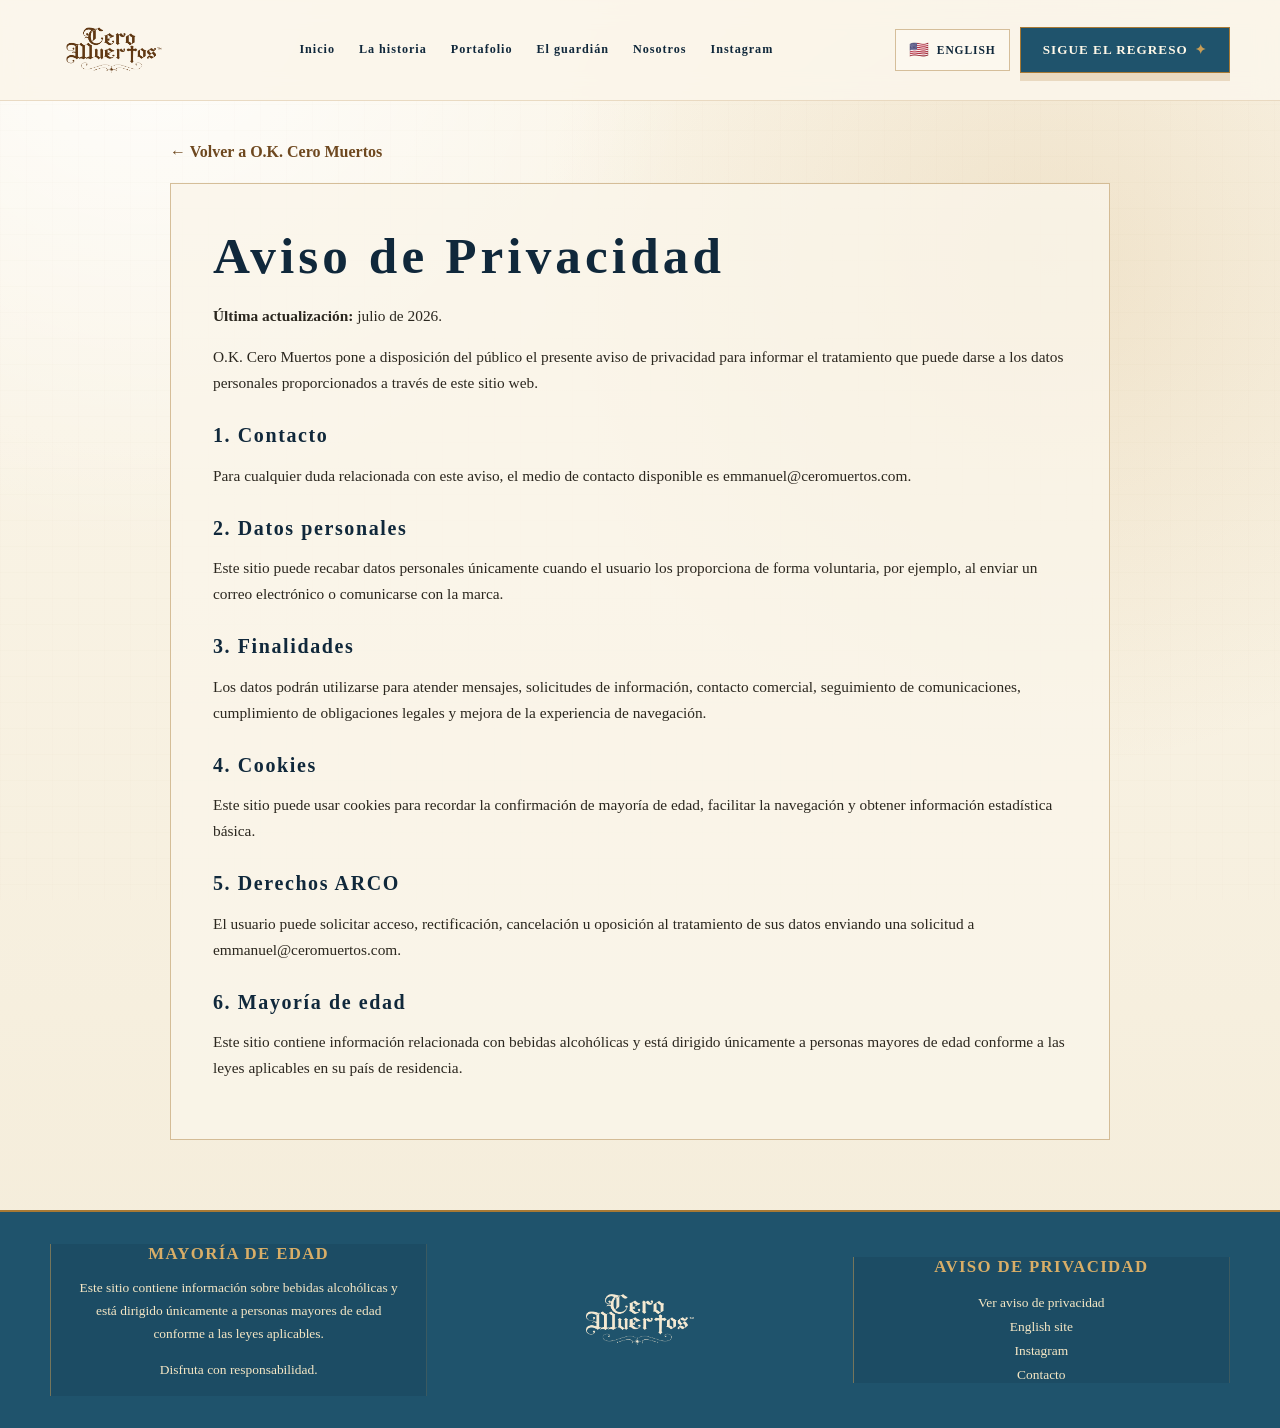
<file: aviso-de-privacidad.html>
<!doctype html>
<html lang="es-MX">
<head>
  <meta charset="utf-8" />
  <meta name="viewport" content="width=device-width, initial-scale=1" />
  <title>Aviso de Privacidad | O.K. Cero Muertos</title>
  <link rel="stylesheet" href="assets/css/styles.css?v=40" />
  <link rel="icon" href="assets/icons/favicon.ico" sizes="any" />
</head>
<body>

<header class="site-header">
  <div class="header-inner">
    <a class="brand" href="index.html#inicio" aria-label="Inicio O.K. Cero Muertos">
      <picture><source srcset="assets/icons/logosimplecobre.webp" type="image/webp" /><img src="assets/icons/logosimplecobre.png" alt="O.K. Cero Muertos" /></picture>
    </a>
    <nav class="nav" aria-label="Navegación principal">
      <a href="index.html#inicio">Inicio</a>
      <a href="index.html#historia">La historia</a>
      <a href="index.html#portafolio">Portafolio</a>
      <a href="index.html#guardian">El guardián</a>
      <a href="index.html#nosotros">Nosotros</a>
      <a href="index.html#instagram">Instagram</a>
    </nav>
    <div class="header-actions">
      <a class="language-link" href="en.html" hreflang="en"><span class="flag">🇺🇸</span> English</a>
      <a class="btn header-cta" href="https://www.instagram.com/okceromuertos/" target="_blank" rel="noopener">Sigue el regreso</a>
    </div>
  </div>
</header>
<main class="privacy-page">
  <a class="back-link" href="index.html">← Volver a O.K. Cero Muertos</a>
  <article class="privacy-card">
    <h1>Aviso de Privacidad</h1>
    <p><strong>Última actualización:</strong> julio de 2026.</p>
    <p>O.K. Cero Muertos pone a disposición del público el presente aviso de privacidad para informar el tratamiento que puede darse a los datos personales proporcionados a través de este sitio web.</p>
    <h2>1. Contacto</h2>
    <p>Para cualquier duda relacionada con este aviso, el medio de contacto disponible es <a href="mailto:emmanuel@ceromuertos.com">emmanuel@ceromuertos.com</a>.</p>
    <h2>2. Datos personales</h2>
    <p>Este sitio puede recabar datos personales únicamente cuando el usuario los proporciona de forma voluntaria, por ejemplo, al enviar un correo electrónico o comunicarse con la marca.</p>
    <h2>3. Finalidades</h2>
    <p>Los datos podrán utilizarse para atender mensajes, solicitudes de información, contacto comercial, seguimiento de comunicaciones, cumplimiento de obligaciones legales y mejora de la experiencia de navegación.</p>
    <h2>4. Cookies</h2>
    <p>Este sitio puede usar cookies para recordar la confirmación de mayoría de edad, facilitar la navegación y obtener información estadística básica.</p>
    <h2>5. Derechos ARCO</h2>
    <p>El usuario puede solicitar acceso, rectificación, cancelación u oposición al tratamiento de sus datos enviando una solicitud a <a href="mailto:emmanuel@ceromuertos.com">emmanuel@ceromuertos.com</a>.</p>
    <h2>6. Mayoría de edad</h2>
    <p>Este sitio contiene información relacionada con bebidas alcohólicas y está dirigido únicamente a personas mayores de edad conforme a las leyes aplicables en su país de residencia.</p>
  </article>
</main>

<footer class="site-footer">
  <div class="footer-inner">
    <div class="footer-block">
      <h3>Mayoría de edad</h3>
      <p>Este sitio contiene información sobre bebidas alcohólicas y está dirigido únicamente a personas mayores de edad conforme a las leyes aplicables.</p>
      <p>Disfruta con responsabilidad.</p>
    </div>
    <div><picture><source srcset="assets/icons/logosimplemarfil.webp" type="image/webp" /><img class="footer-logo" src="assets/icons/logosimplemarfil.png" alt="O.K. Cero Muertos" /></picture></div>
    <div class="footer-block footer-links">
      <h3>Aviso de privacidad</h3>
      <a href="aviso-de-privacidad.html">Ver aviso de privacidad</a>
      <a href="en.html">English site</a>
      <a href="https://www.instagram.com/okceromuertos/" target="_blank" rel="noopener">Instagram</a>
      <a href="mailto:emmanuel@ceromuertos.com">Contacto</a>
    </div>
  </div>
</footer>
</body>
</html>
</file>
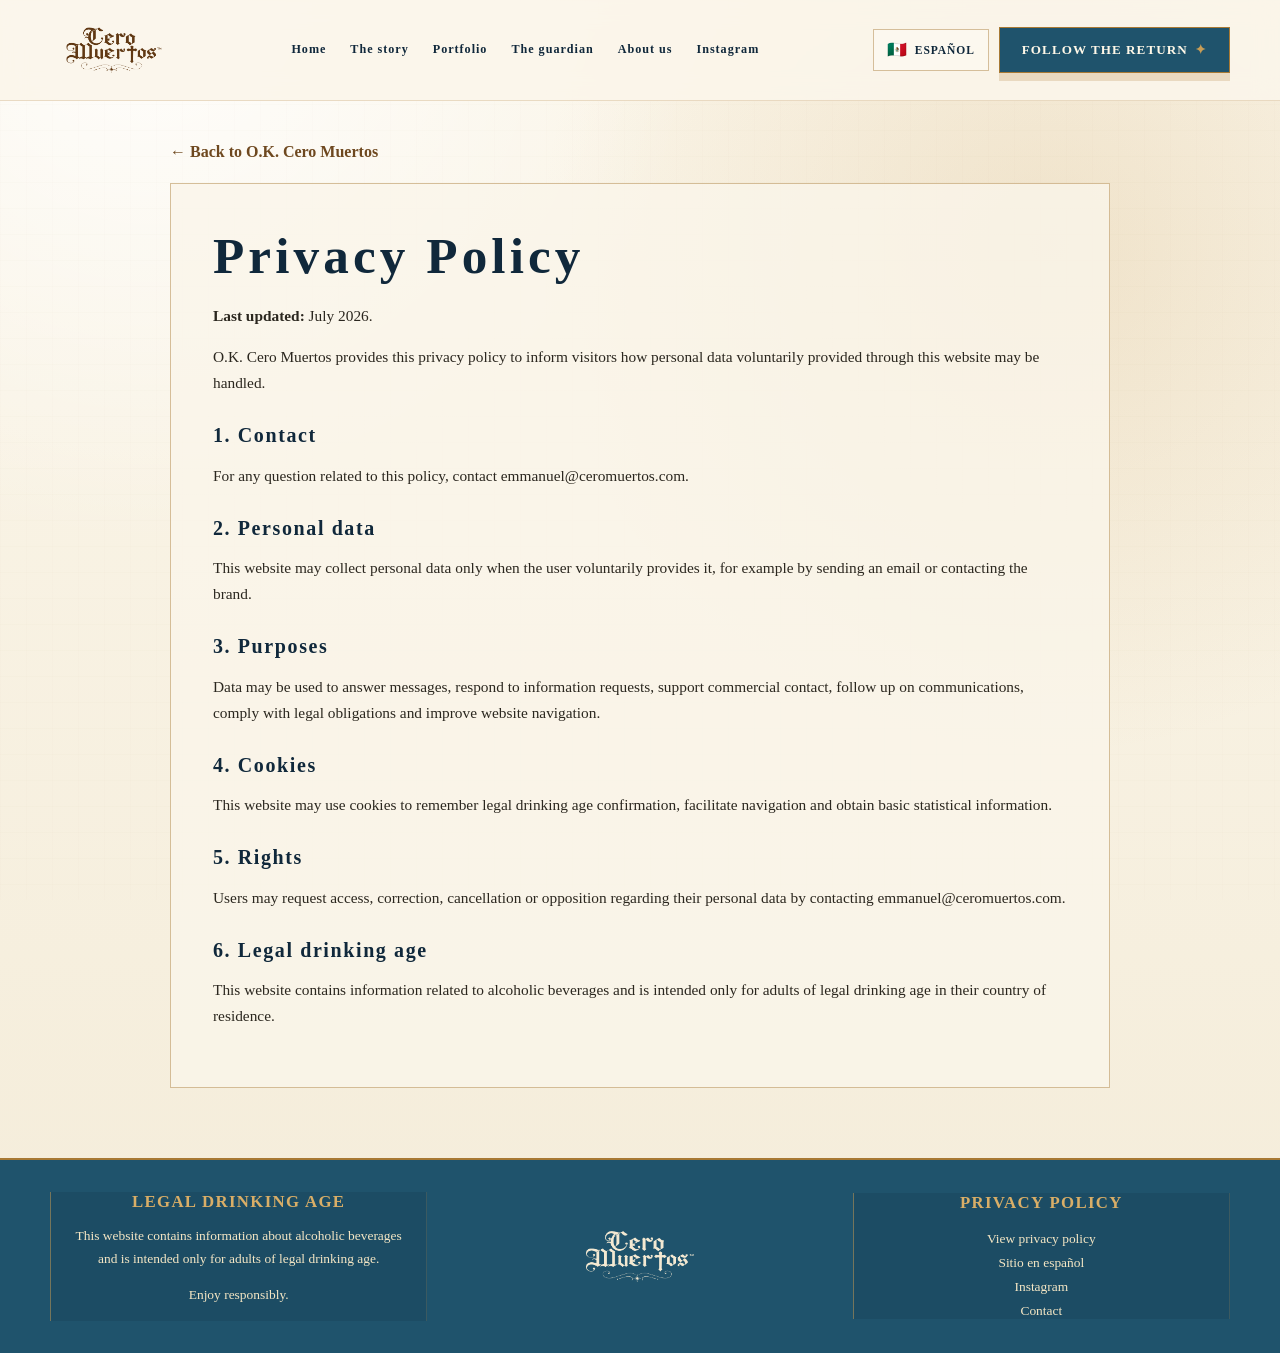
<file: privacy-policy.html>
<!doctype html>
<html lang="en">
<head>
  <meta charset="utf-8" />
  <meta name="viewport" content="width=device-width, initial-scale=1" />
  <title>Privacy Policy | O.K. Cero Muertos</title>
  <link rel="stylesheet" href="assets/css/styles.css?v=40" />
  <link rel="icon" href="assets/icons/favicon.ico" sizes="any" />
</head>
<body>

<header class="site-header">
  <div class="header-inner">
    <a class="brand" href="en.html#home" aria-label="O.K. Cero Muertos Home">
      <picture><source srcset="assets/icons/logosimplecobre.webp" type="image/webp" /><img src="assets/icons/logosimplecobre.png" alt="O.K. Cero Muertos" /></picture>
    </a>
    <nav class="nav" aria-label="Main navigation">
      <a href="en.html#home">Home</a>
      <a href="en.html#story">The story</a>
      <a href="en.html#portfolio">Portfolio</a>
      <a href="en.html#guardian">The guardian</a>
      <a href="en.html#about">About us</a>
      <a href="en.html#instagram">Instagram</a>
    </nav>
    <div class="header-actions">
      <a class="language-link" href="index.html" hreflang="es-MX"><span class="flag">🇲🇽</span> Español</a>
      <a class="btn header-cta" href="https://www.instagram.com/okceromuertos/" target="_blank" rel="noopener">Follow the return</a>
    </div>
  </div>
</header>
<main class="privacy-page">
  <a class="back-link" href="en.html">← Back to O.K. Cero Muertos</a>
  <article class="privacy-card">
    <h1>Privacy Policy</h1>
    <p><strong>Last updated:</strong> July 2026.</p>
    <p>O.K. Cero Muertos provides this privacy policy to inform visitors how personal data voluntarily provided through this website may be handled.</p>
    <h2>1. Contact</h2>
    <p>For any question related to this policy, contact <a href="mailto:emmanuel@ceromuertos.com">emmanuel@ceromuertos.com</a>.</p>
    <h2>2. Personal data</h2>
    <p>This website may collect personal data only when the user voluntarily provides it, for example by sending an email or contacting the brand.</p>
    <h2>3. Purposes</h2>
    <p>Data may be used to answer messages, respond to information requests, support commercial contact, follow up on communications, comply with legal obligations and improve website navigation.</p>
    <h2>4. Cookies</h2>
    <p>This website may use cookies to remember legal drinking age confirmation, facilitate navigation and obtain basic statistical information.</p>
    <h2>5. Rights</h2>
    <p>Users may request access, correction, cancellation or opposition regarding their personal data by contacting <a href="mailto:emmanuel@ceromuertos.com">emmanuel@ceromuertos.com</a>.</p>
    <h2>6. Legal drinking age</h2>
    <p>This website contains information related to alcoholic beverages and is intended only for adults of legal drinking age in their country of residence.</p>
  </article>
</main>

<footer class="site-footer">
  <div class="footer-inner">
    <div class="footer-block">
      <h3>Legal drinking age</h3>
      <p>This website contains information about alcoholic beverages and is intended only for adults of legal drinking age.</p>
      <p>Enjoy responsibly.</p>
    </div>
    <div><picture><source srcset="assets/icons/logosimplemarfil.webp" type="image/webp" /><img class="footer-logo" src="assets/icons/logosimplemarfil.png" alt="O.K. Cero Muertos" /></picture></div>
    <div class="footer-block footer-links">
      <h3>Privacy policy</h3>
      <a href="privacy-policy.html">View privacy policy</a>
      <a href="index.html">Sitio en español</a>
      <a href="https://www.instagram.com/okceromuertos/" target="_blank" rel="noopener">Instagram</a>
      <a href="mailto:emmanuel@ceromuertos.com">Contact</a>
    </div>
  </div>
</footer>
</body>
</html>
</file>
<file: assets/css/styles.css>
:root{
  --paper:#f4ecd9;
  --paper-light:#fbf6ea;
  --paper-deep:#ead8b5;
  --ink:#10283b;
  --ink-2:#183950;
  --agave-blue:#1f536c;
  --agave-blue-dark:#10283b;
  --black:#11100d;
  --gold:#a77934;
  --gold-soft:#c89d56;
  --bronze:#6e481f;
  --wine:#8f2f5d;
  --muted:#665a47;
  --line:rgba(167,121,52,.45);
  --line-soft:rgba(167,121,52,.22);
  --shadow:0 24px 70px rgba(31,22,10,.22);
  --serif:"Trajan Pro","Trajan Pro 3","Cinzel","Times New Roman",serif;
  --body:"Libre Baskerville",Georgia,serif;
}
*{box-sizing:border-box}
html{scroll-behavior:smooth}
body{
  margin:0;
  color:var(--ink);
  background:
    radial-gradient(circle at 12% 0%, rgba(255,255,255,.85), transparent 34rem),
    radial-gradient(circle at 82% 18%, rgba(199,155,84,.20), transparent 32rem),
    linear-gradient(180deg,var(--paper-light),var(--paper));
  font-family:var(--body);
  overflow-x:hidden;
}
body:before{
  content:"";
  position:fixed;
  inset:0;
  z-index:-1;
  opacity:.22;
  pointer-events:none;
  background-image:
    linear-gradient(rgba(126,88,38,.06) 1px, transparent 1px),
    linear-gradient(90deg,rgba(126,88,38,.04) 1px, transparent 1px);
  background-size:26px 26px;
}
img{display:block;max-width:100%;height:auto}
a{color:inherit;text-decoration:none}
p{line-height:1.7}
h1,h2,h3,.btn,.nav a,.eyebrow,.section-label,.coin-title,.language-link{
  font-family:var(--serif);
  font-weight:700;
  letter-spacing:.08em;
}
.site-wrap{width:min(1180px,calc(100% - 36px));margin:0 auto}

/* Age gate */
.age-gate{
  position:fixed;
  inset:0;
  z-index:1000;
  display:grid;
  place-items:center;
  padding:24px;
  background:
    linear-gradient(rgba(18,40,59,.70),rgba(18,40,59,.86)),
    radial-gradient(circle at center, rgba(199,155,84,.18), transparent 34rem);
  backdrop-filter:blur(10px);
}
.age-gate.is-hidden{display:none}
.age-card{
  width:min(520px,100%);
  text-align:center;
  padding:34px 30px 30px;
  background:linear-gradient(180deg,rgba(251,246,234,.98),rgba(239,226,197,.98));
  border:1px solid var(--line);
  box-shadow:var(--shadow);
  position:relative;
}
.age-card:before{
  content:"";
  position:absolute;
  inset:10px;
  pointer-events:none;
  border:1px solid rgba(167,121,52,.34);
}
.age-logo{width:132px;margin:0 auto 12px}
.age-card h1{font-size:clamp(1.8rem,5vw,2.45rem);margin:8px 0 12px}
.age-card p{color:var(--muted);margin:8px auto;max-width:410px}
.age-actions{display:flex;justify-content:center;gap:12px;flex-wrap:wrap;margin-top:22px}

/* Header */
.site-header{
  position:sticky;
  top:0;
  z-index:100;
  background:rgba(251,246,234,.90);
  backdrop-filter:blur(12px);
  border-bottom:1px solid var(--line-soft);
}
.header-inner{
  width:min(1180px,calc(100% - 36px));
  margin:0 auto;
  min-height:88px;
  display:flex;
  align-items:center;
  gap:22px;
}
.brand img{width:128px}
.nav{
  flex:1;
  display:flex;
  justify-content:center;
  gap:24px;
  align-items:center;
  font-size:.76rem;
}
.nav a{
  padding:8px 0;
  color:var(--ink);
  border-bottom:1px solid transparent;
  white-space:nowrap;
}
.nav a:hover{border-bottom-color:var(--gold)}
.header-actions{display:flex;align-items:center;gap:10px}
.header-cta{white-space:nowrap}
.language-link{
  display:inline-flex;
  align-items:center;
  gap:.45rem;
  min-height:42px;
  padding:10px 13px;
  border:1px solid var(--line);
  color:var(--ink);
  background:rgba(255,255,255,.28);
  text-transform:uppercase;
  font-size:.72rem;
}
.flag{font-size:1rem}

/* Buttons */
.btn{
  display:inline-flex;
  align-items:center;
  justify-content:center;
  gap:.45rem;
  min-height:46px;
  padding:12px 22px;
  border:1px solid var(--gold);
  background:var(--agave-blue);
  color:#fff8e8;
  font-size:.82rem;
  text-transform:uppercase;
  box-shadow:0 8px 0 rgba(167,121,52,.22);
}

.btn:not(.btn-outline):not(.btn-gold):hover{
  background:var(--agave-blue-dark);
}
.btn:after{content:"\2726";color:var(--gold-soft)}
.btn-outline{
  background:rgba(244,236,217,.72);
  color:var(--black);
  box-shadow:none;
  border-color:rgba(16,40,59,.52);
  backdrop-filter:blur(3px);
}
.btn-outline:after{content:""}
.btn-gold{
  background:linear-gradient(180deg,#b8873e,#8d602a);
  color:#fff6df;
}

/* Hero full color photo */
.hero{
  min-height:calc(100vh - 88px);
  width:100%;
  position:relative;
  display:grid;
  align-items:start;
  padding:46px 0 78px;
  overflow:hidden;
}
.hero:before{
  content:"";
  position:absolute;
  inset:0;
  z-index:-3;
  background:url("../img/wallpaper.webp") center center/cover no-repeat;
}
.hero:after{
  content:none;
}
.hero-inner{
  width:min(1180px,calc(100% - 36px));
  margin:0 auto;
  display:grid;
  grid-template-columns:1fr;
  align-items:start;
  justify-items:center;
  gap:0;
}
.hero-copy{
  position:relative;
  z-index:2;
  max-width:880px;
  width:100%;
  display:flex;
  flex-direction:column;
  align-items:center;
  justify-content:flex-start;
  text-align:center;
  margin:0 auto;
}
.hero-emblem{
  width:min(540px,46vw);
  margin:0 auto 18px;
  filter:drop-shadow(0 16px 30px rgba(21,16,9,.18));
}
.divider{
  width:min(500px,68%);
  height:1px;
  background:linear-gradient(90deg,transparent,var(--gold),transparent);
  margin:0 auto 20px;
  position:relative;
}
.divider:after{
  content:"\2726";
  color:var(--gold);
  position:absolute;
  left:50%;
  top:50%;
  transform:translate(-50%,-52%);
  background:transparent;
  padding:0;
}
.hero h1{
  width:100%;
  max-width:880px;
  margin:0 auto;
  font-size:clamp(2.25rem,4.35vw,4.55rem);
  line-height:1.05;
  color:var(--black);
  letter-spacing:.052em;
  text-transform:uppercase;
  text-align:center;
  text-shadow:0 2px 16px rgba(255,255,255,.62);
}
.hero-slogan span{
  display:block;
  white-space:nowrap;
  text-align:center;
}
.hero-text{
  max-width:760px;
  margin:18px auto 22px;
  font-family:var(--serif);
  font-size:clamp(.88rem,1.12vw,1.05rem);
  line-height:1.45;
  letter-spacing:.035em;
  text-transform:uppercase;
  color:var(--black);
  font-weight:700;
  text-shadow:0 2px 14px rgba(255,255,255,.76);
}
.hero-actions{
  display:flex;
  gap:14px;
  flex-wrap:wrap;
  justify-content:center;
}
.hero-visual{display:none}

/* General sections */
.section{padding:34px 0}
.frame{
  position:relative;
  border:1px solid var(--line);
  background:rgba(251,246,234,.76);
}
.frame:before{
  content:"";
  position:absolute;
  inset:9px;
  border:1px solid rgba(167,121,52,.28);
  pointer-events:none;
}
.section-title{
  margin:0 auto 22px;
  text-align:center;
  font-size:clamp(1.65rem,3vw,2.8rem);
  line-height:1.08;
  text-transform:uppercase;
}
.eyebrow{
  color:var(--bronze);
  text-transform:uppercase;
  font-size:.78rem;
  margin:0 0 8px;
}

/* Story */
.story-grid{
  display:grid;
  grid-template-columns:.9fr 1.1fr;
  gap:28px;
  align-items:stretch;
  padding:22px;
}
.ok-door{
  min-height:360px;
  border:1px solid var(--line-soft);
  background-color:var(--paper-light);
  background-image:url("../icons/Iconos Botones-06.png");
  background-position:center;
  background-repeat:no-repeat;
  background-size:auto 94%;
  position:relative;
  overflow:hidden;
}
.ok-door:after{content:none}
.story-copy{
  padding:10px 24px 10px 0;
  max-width:720px;
  justify-self:center;
  text-align:left;
}
.story-copy h2{
  text-align:center;
  margin:0 0 18px;
  font-size:clamp(1.8rem,3vw,2.75rem);
  text-transform:uppercase;
}

.story-copy > .eyebrow{
  text-align:center;
  text-align-last:center;
  margin-left:auto;
  margin-right:auto;
}
.story-copy p{
  font-size:.96rem;
  margin:0 auto 12px;
  color:#2c2b22;
  max-width:680px;
}
.story-uppercase{
  text-transform:uppercase;
  letter-spacing:.05em;
  text-align:justify;
  text-align-last:left;
}
.zero-line{
  text-align:center !important;
  text-align-last:center !important;
  font-family:var(--serif);
  color:var(--bronze);
  font-size:1.25rem !important;
  line-height:1.45 !important;
  letter-spacing:.06em;
  margin:20px auto !important;
  max-width:520px;
  width:100%;
  text-transform:none;
}
.zero-line span{display:block}
.cero-muertos{text-transform:uppercase;margin-top:10px;font-size:1.35rem}

/* Values */
.values-strip{
  display:grid;
  grid-template-columns:1fr 1fr 1fr;
  gap:0;
  margin-top:16px;
  border:1px solid var(--line);
}
.values-strip > div{
  min-height:190px;
  padding:22px;
  display:grid;
  place-items:center;
  text-align:center;
  border-right:1px solid var(--line);
  background:rgba(251,246,234,.55);
}
.values-strip > div:last-child{border-right:0}
.value-photo-left{
  background:
    linear-gradient(rgba(16,40,59,.08),rgba(16,40,59,.10)),
    url("../img/hecho-en-mexico-nueva.webp") center/cover no-repeat !important;
}
.value-photo-right{
  background:url("../img/celebracion-chicos.png") center center/cover no-repeat !important;
}
.value-seal{
  width:138px;
  height:138px;
  border-radius:50%;
  display:grid;
  place-items:center;
  color:#e7c57d;
  background:radial-gradient(circle,#2a2117,#16130e 65%,#0e0d0a);
  border:2px solid var(--gold);
  box-shadow:inset 0 0 0 5px rgba(167,121,52,.20);
  font-family:var(--serif);
  text-transform:uppercase;
  letter-spacing:.08em;
  font-size:.86rem;
}
.values-strip h2{
  margin:0 0 12px;
  line-height:1;
  font-size:clamp(1.45rem,2.4vw,2.25rem);
}
.values-strip p{margin:0 auto;max-width:340px;font-size:.95rem}
.values-strip strong{
  display:block;
  margin-top:12px;
  color:var(--bronze);
  font-family:var(--serif);
  letter-spacing:.08em;
  text-transform:uppercase;
}

/* Portfolio */
.portfolio{
  padding-top:36px;
}

.products{
  display:grid;
  grid-template-columns:repeat(3,1fr);
  gap:22px;
  align-items:stretch;
}

.product-card{
  min-height:620px;
  border:1px solid var(--line);
  background:rgba(251,246,234,.70);
  padding:24px 22px 28px;
  display:grid;
  grid-template-rows:390px auto;
  gap:18px;
  text-align:center;
  align-items:start;
  position:relative;
}

.product-card:before{
  content:"";
  position:absolute;
  inset:9px;
  border:1px solid rgba(167,121,52,.24);
  pointer-events:none;
}

/* Tequila como producto principal */
.product-card:nth-child(1){
  border:2px solid var(--gold);
  background:#ffffff;
  box-shadow:0 26px 58px rgba(64,40,12,.18);
  transform:translateY(-10px);
  grid-template-rows:auto 390px auto;
  padding:12px 10px 28px;
  overflow:hidden;
}

.product-badge{
  position:relative;
  z-index:4;
  width:100%;
  max-width:100%;
  min-width:0;
  margin:0;
  justify-self:stretch;
  padding:15px 18px;
  border:1px solid var(--gold);
  background:var(--agave-blue);
  color:#fff8e8;
  font-family:var(--serif);
  font-size:.88rem;
  line-height:1.2;
  letter-spacing:.10em;
  text-align:center;
  text-transform:uppercase;
  box-sizing:border-box;
  box-shadow:0 8px 18px rgba(31,22,10,.14);
}

.product-card:nth-child(1):before{
  border-color:rgba(167,121,52,.55);
}




.product-card picture{
  position:relative;
  z-index:2;
  width:100%;
  height:390px;
  display:flex;
  align-items:flex-end;
  justify-content:center;
}

.product-card img{
  width:auto;
  height:365px;
  max-width:92%;
  object-fit:contain;
  margin:0 auto;
  filter:drop-shadow(0 20px 26px rgba(40,20,6,.18));
}

/* Ajuste fino por producto para que visualmente queden parejos */
.product-card:nth-child(1) img{
  height:388px;
}

.product-card:nth-child(2) img{
  height:385px;
}

.product-card:nth-child(3) img{
  height:385px;
}

.product-card-content{
  position:relative;
  z-index:2;
  width:100%;
  display:flex;
  flex-direction:column;
  align-items:center;
}

.product-card h3{
  margin:0 0 14px;
  min-height:86px;
  display:flex;
  align-items:center;
  justify-content:center;
  font-size:clamp(1.35rem,2.1vw,1.72rem);
  line-height:1.08;
  text-transform:uppercase;
}

.product-card p{
  margin:0 auto 18px;
  max-width:280px;
  min-height:112px;
  font-size:.88rem;
}

.product-card ul{
  list-style:none;
  padding:0;
  margin:0 auto;
  max-width:250px;
  font-size:.83rem;
  color:#30271d;
}

.product-card li{
  margin:7px 0;
}

.product-card li:before{
  content:"\2726";
  color:var(--gold);
  margin-right:8px;
}

.product-card.dragon h3{
  color:var(--wine);
}

.more-products{
  text-align:center;
  margin-top:22px;
  position:relative;
  z-index:2;
}

/* Origin */
.origin{
  display:grid;
  grid-template-columns:220px 1fr 300px;
  gap:28px;
  align-items:center;
  padding:26px;
  margin-top:28px;
}
.origin .coin-img{
  width:190px;
  filter:drop-shadow(0 20px 28px rgba(26,16,8,.23));
}
.origin h2,.guardian-section h2{
  margin:0 0 16px;
  font-size:clamp(1.35rem,2.2vw,2.05rem);
  text-transform:uppercase;
}
.origin p,.guardian-section p{font-size:.98rem;color:#2b271f;margin:0 0 12px}
.sketch-agave{
  min-height:230px;
  opacity:1;
  background:url("../img/agave-botella.png") center center/cover no-repeat;
  filter:none;
  mask-image:none;
}

/* Guardian */
.guardian-band{
  margin-top:28px;
  background:
    linear-gradient(90deg,rgba(14,13,10,.96),rgba(19,16,12,.86)),
    radial-gradient(circle at 75% 50%,rgba(167,121,52,.35),transparent 28rem);
  color:#f5e7c5;
  border-top:1px solid var(--gold);
  border-bottom:1px solid var(--gold);
}
.guardian-section{
  display:grid;
  grid-template-columns:190px 1fr 280px;
  gap:28px;
  align-items:center;
  padding:26px 0;
}
.guardian-section .coin-img{
  width:190px;
  filter:drop-shadow(0 16px 26px rgba(0,0,0,.45));
}
.guardian-section h2{color:#d8ad65}
.guardian-section p{color:#f3e6c9}
.guardian-section strong{
  color:#d7a65b;
  font-family:var(--serif);
  text-transform:uppercase;
  letter-spacing:.06em;
}
.lantern{
  min-height:200px;
  border-left:1px solid rgba(199,155,84,.45);
  display:grid;
  place-items:center;
  font-size:5.6rem;
  opacity:.92;
  text-shadow:0 0 25px rgba(255,215,126,.35);
}

/* Instagram and Footer */
.instagram{padding:34px 0}
.instagram-grid{
  display:grid;
  grid-template-columns:1fr 1fr;
  gap:26px;
  align-items:center;
}
.instagram-card{
  padding:24px;
  border:1px solid var(--line);
  background:rgba(251,246,234,.62);
  text-align:center;
}
.instagram-card h2{margin:0 0 8px;font-size:clamp(1.55rem,2.6vw,2.25rem)}
.handle{font-family:var(--serif);font-size:1.55rem;letter-spacing:.035em;margin:10px 0 18px}
.site-footer{
  background:#1f536c;
  color:#f5e7c5;
  border-top:2px solid var(--gold);
}
.footer-inner{
  width:min(1180px,calc(100% - 36px));
  margin:0 auto;
  display:grid;
  grid-template-columns:1fr 1fr 1fr;
  gap:24px;
  padding:32px 0;
  align-items:center;
}
.footer-logo{width:140px;margin:auto}
.footer-block{
  min-height:108px;
  border-left:1px solid rgba(199,155,84,.52);
  border-right:1px solid rgba(199,155,84,.18);
  padding:0 24px;
  text-align:center;
  background:rgba(16,40,59,.16);
}
.footer-block h3{
  margin:0 0 10px;
  color:#d9ae67;
  font-size:1.05rem;
  text-transform:uppercase;
}
.footer-block p,.footer-block a{font-size:.84rem;color:#f5e7c5}
.footer-links{display:flex;flex-direction:column;gap:8px}
.footer-links a:hover{color:#d9ae67}

/* Privacy */
.privacy-page{
  width:min(940px,calc(100% - 36px));
  margin:0 auto;
  padding:42px 0 70px;
}
.privacy-card{
  border:1px solid var(--line);
  background:rgba(251,246,234,.80);
  padding:42px;
  position:relative;
}
.privacy-card h1{font-size:clamp(2rem,5vw,3.2rem);margin:0 0 18px}
.privacy-card h2{font-size:1.25rem;margin:28px 0 8px}
.privacy-card p,.privacy-card li{color:#2b271f;font-size:.96rem}
.back-link{
  display:inline-block;
  margin-bottom:22px;
  color:var(--bronze);
  font-family:var(--serif);
  font-weight:bold;
}

@media (max-width:1080px){
  .nav{display:none}
  .header-inner{min-height:76px}
  .brand img{width:96px}
  .header-actions{margin-left:auto}

  .hero{
    min-height:auto;
    padding:54px 0 64px;
  }

  .hero-inner{
    grid-template-columns:1fr;
  }

  .hero-copy{
    text-align:center;
    margin:0 auto;
    align-items:center;
  }

  .hero-emblem{
    width:min(480px,76vw);
    margin-left:auto;
    margin-right:auto;
  }

  .divider{
    margin-left:auto;
    margin-right:auto;
  }

  .hero-actions{
    justify-content:center;
  }

  .hero-visual{
    display:none;
  }

  .story-grid{grid-template-columns:1fr}
  .story-copy{padding:0;max-width:100%}

  .ok-door{
    min-height:0;
    aspect-ratio:16/10;
    border:1px solid var(--line-soft);
    background-color:var(--paper-light);
    background-image:url("../icons/Iconos Botones-06.png");
    background-position:center;
    background-repeat:no-repeat;
    background-size:auto 90%;
    position:relative;
    overflow:hidden;
  }

  .values-strip,
  .products,
  .instagram-grid{
    grid-template-columns:1fr;
  }

  .origin,
  .guardian-section{
    grid-template-columns:1fr;
    text-align:center;
  }

  .origin .coin-img,
  .guardian-section .coin-img{
    margin:auto;
  }

  .sketch-agave,
  .lantern{
    display:none;
  }

  .footer-inner{
    grid-template-columns:1fr;
  }
}

@media (max-width:640px){
  html,
  body{
    width:100%;
    max-width:100%;
    overflow-x:hidden;
  }

  .site-wrap,
  .header-inner,
  .footer-inner,
  .hero-inner{
    width:calc(100% - 28px);
    max-width:100%;
    margin-left:auto;
    margin-right:auto;
  }

  .story-grid,
  .values-strip,
  .products,
  .instagram-grid,
  .origin,
  .guardian-section,
  .footer-inner{
    width:100%;
    max-width:100%;
    grid-template-columns:1fr !important;
  }

  .frame,
  .product-card,
  .instagram-card,
  .values-strip{
    width:100%;
    max-width:100%;
  }

  .header-cta{
    display:none;
  }

  .language-link{
    min-height:40px;
    padding:9px 12px;
    font-size:.68rem;
  }

  .hero{
    min-height:auto;
    padding:42px 0 54px;
  }

  .hero h1,
  html[lang="es-MX"] .hero h1,
  html[lang="en"] .hero h1{
    max-width:100%;
    font-size:clamp(1.58rem,7.8vw,2.36rem);
    letter-spacing:.028em;
    text-align:center;
    text-shadow:0 2px 16px rgba(255,255,255,.72);
  }

  .hero-slogan span{
    white-space:nowrap;
  }

  .hero-text{
    font-size:.80rem;
    max-width:330px;
    margin:16px auto 20px;
    line-height:1.45;
    text-shadow:0 2px 14px rgba(255,255,255,.78);
  }

  .hero-emblem{
    width:min(430px,86vw);
    margin-left:auto;
    margin-right:auto;
  }

  .hero-actions,
  .age-actions{
    flex-direction:column;
    align-items:stretch;
  }

  .story-grid{
    padding:16px;
  }

  .story-copy{
    width:100%;
    max-width:100%;
    margin:0 auto;
    padding:0;
    text-align:center;
  }

  .story-copy h2,
  .story-copy > .eyebrow,
  .story-copy p,
  .story-uppercase,
  .zero-line{
    text-align:center !important;
    text-align-last:center !important;
    margin-left:auto !important;
    margin-right:auto !important;
  }

  .story-copy p,
  .story-uppercase{
    max-width:36ch;
    hyphens:none;
    word-spacing:normal;
    letter-spacing:.038em;
    line-height:1.66;
  }

  .values-strip > div{
    width:100%;
    max-width:100%;
    border-right:0;
    border-bottom:1px solid var(--line);
  }

  .values-strip > div:last-child{
    border-bottom:0;
  }

  .value-photo-right{
    display:none;
  }

  .products{
    gap:22px;
    margin-left:auto;
    margin-right:auto;
  }

  .product-card{
    width:100%;
    min-width:0;
    min-height:auto;
    grid-template-rows:350px auto;
    padding:22px 18px 28px;
    overflow:hidden;
  }

  .product-card:nth-child(1){
    transform:none;
    margin-top:16px;
    grid-template-rows:auto 350px auto;
    padding:12px 18px 28px;
    overflow:hidden;
  }

  .product-card:nth-child(1) .product-badge{
    width:calc(100% + 16px);
    margin-left:-8px;
    padding:13px 10px;
    font-size:.80rem;
  }

  .product-card picture{
    width:100%;
    min-width:0;
    height:350px;
  }

  .product-card img{
    height:325px;
    max-width:88%;
  }

  .product-card:nth-child(1) img{height:346px}
  .product-card:nth-child(2) img{height:340px}
  .product-card:nth-child(3) img{height:340px}

  .product-card h3{
    min-height:auto;
    margin-top:2px;
    margin-bottom:14px;
    font-size:clamp(1.65rem,8vw,2.35rem);
  }

  .product-card p{
    min-height:auto;
    max-width:280px;
  }

  .product-card ul{
    max-width:260px;
  }

  .privacy-card{
    padding:28px 20px;
  }
}
</file>
